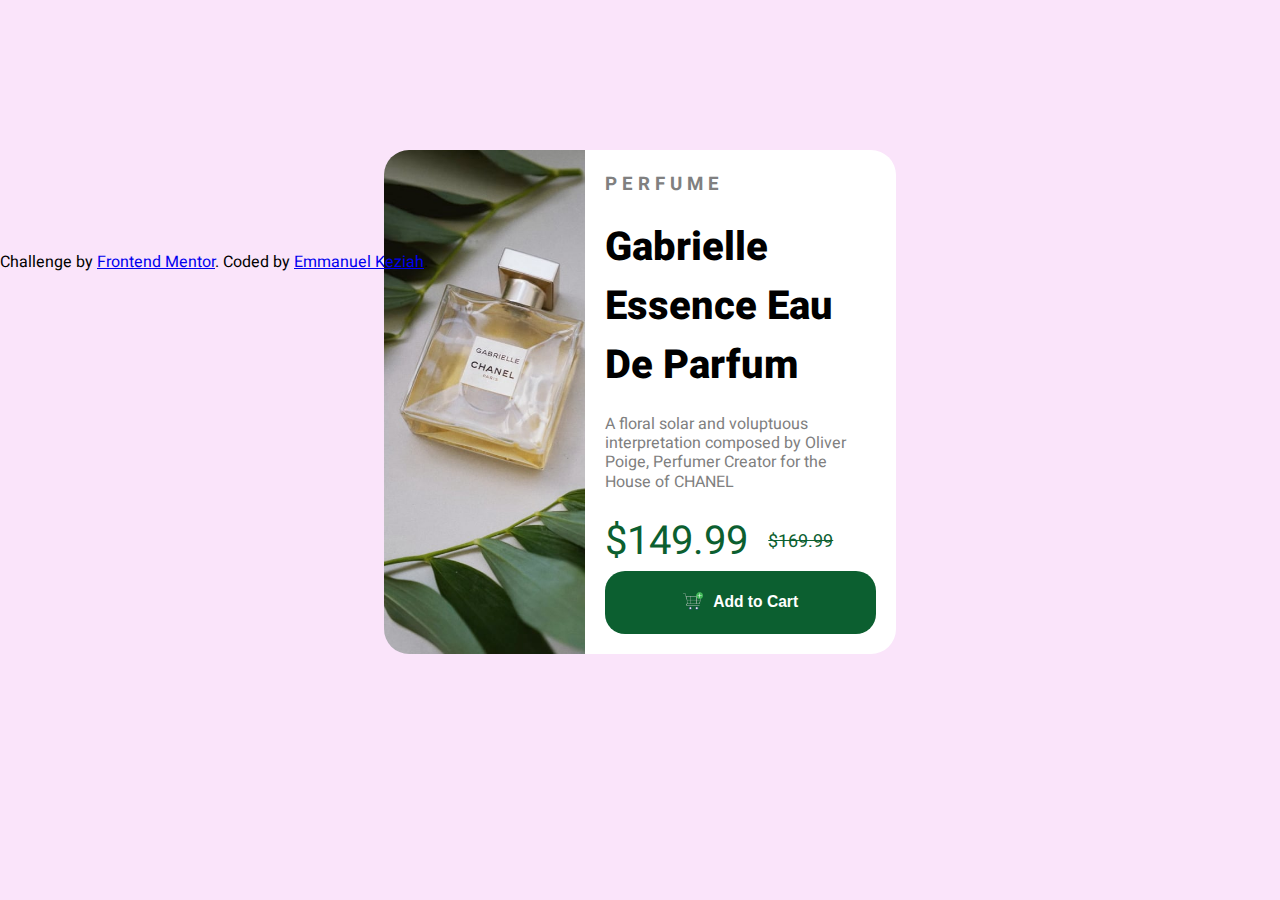
<file: index.html>
<!DOCTYPE html>
<html lang="en">
<head>
    <meta charset="UTF-8">
    <meta http-equiv="X-UA-Compatible" content="IE=edge">
    <meta name="viewport" content="width=device-width, initial-scale=1.0">
    <title>FRONTEND PERFUME CHALLENGE</title>
    <link rel="stylesheet" href="./styles.css">
    <link rel="preconnect" href="https://fonts.googleapis.com">
    <link rel="preconnect" href="https://fonts.gstatic.com" crossorigin>
    <link href="https://fonts.googleapis.com/css2?family=Heebo:wght@100..900&display=swap" rel="stylesheet">
</head>
  <body>
      <section id="main-wrapper">
            <div class="grid">
                <div class="gridOne">
                    <img src="./ASSETS/perfume.jpg" alt="Picture of Gabrielle Essence Eau De Parfum">
                </div>
            
                <div class="gridTwo">
                    <h3 class="ash">
                        P E R F U M E
                    </h3>
                    <h2>
                        Gabrielle <br>Essence Eau <br>De Parfum
                    </h2>
                    <p class="ash">
                        A floral solar and voluptuous interpretation composed by Oliver Poige, Perfumer Creator for the House of CHANEL
                    </p>
                    <div class="number">$149.99
                        <span class="small">$169.99</span><br>
                    </div>
                    <button class="button">
                        <div class="img">
                            <img src="./ASSETS/shopping-cart.png" alt="shopping-cart">
                        </div>
                        <h3>
                            Add to Cart
                        </h3>
                    </button>
                </div>
            </div>
        </section>

       <div class="attribution">
        Challenge by <a href="https://www.frontendmentor.io?ref=challenge" target="_blank">Frontend Mentor</a>. 
        Coded by <a href="https://github.com/EmmanuelKeziah" target="_blank" rel="noopener noreferrer">Emmanuel Keziah</a>.
    </div>
   </body>
</html>
</file>
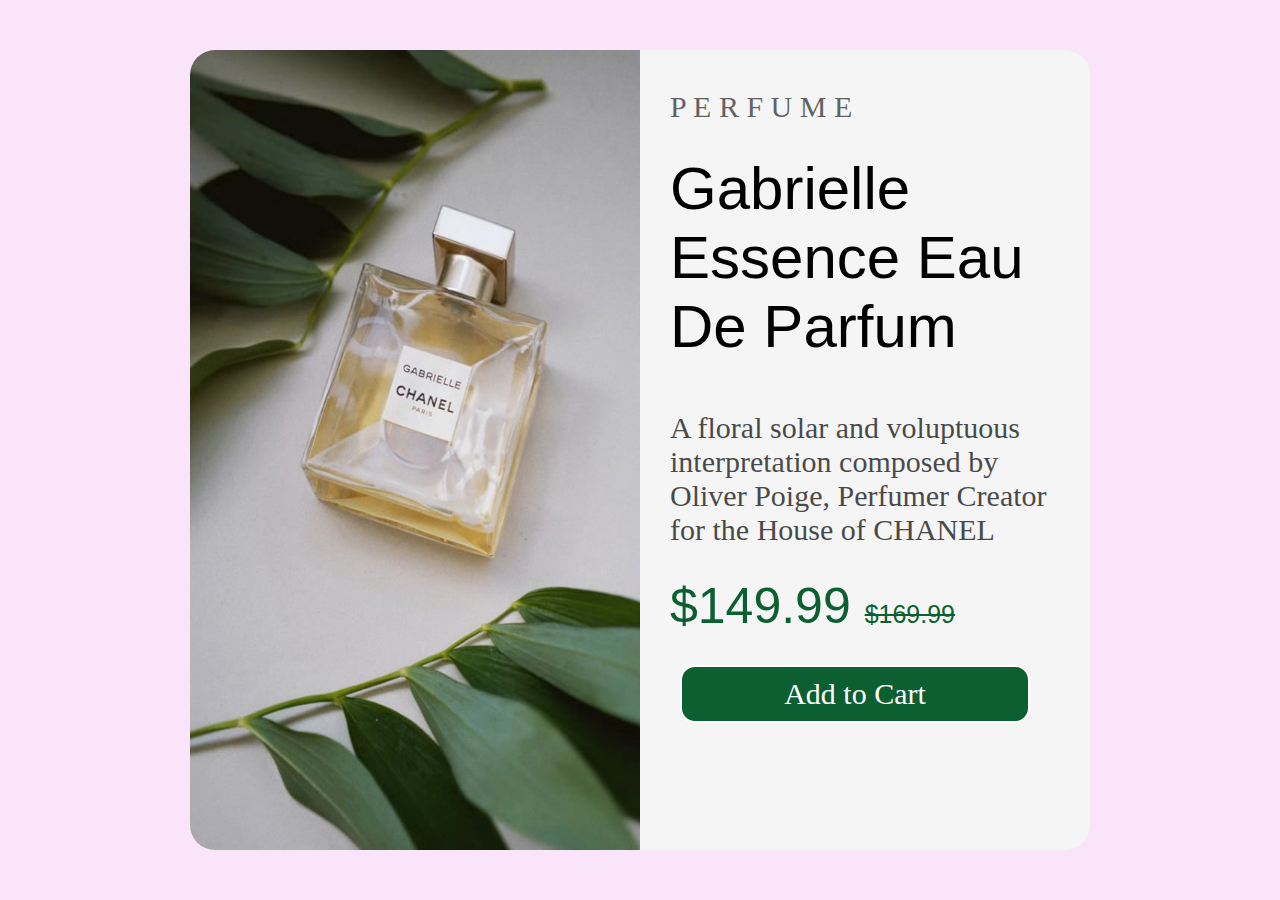
<file: Perfume_Challenge/frontendchallenge.html>
<!DOCTYPE html>
<html lang="en">
<head>
    <meta charset="UTF-8">
    <meta http-equiv="X-UA-Compatible" content="IE=edge">
    <meta name="viewport" content="width=device-width, initial-scale=1.0">
    <title>FRONTEND PERFUME CHALLENGE</title>
    <link rel="stylesheet" href="./frontendchallenge.css">
</head>
  <body>
      <section id="main-wrapper">
         <div class="grid">
             <picture>
                <img src="./perfume.jpg" alt="Picture of Gabrielle Essence Eau De Parfum"> 
             </picture>
         
             <div    class="medium-wrapper">
             <h3>
             P E R F U M E
             </h3>
             <h2>Gabrielle <br>Essence Eau <br>De Parfum</h2>
             <p>
                 A floral solar and voluptuous interpretation composed by Oliver Poige, Perfumer Creator for the House of CHANEL
             </p>
             <div class="number">$149.99
                 <span>$169.99</span><br>
                 <input type="button" value="Add to Cart">
             </div>
            </div>
         </div>
        </section>
   </body>
</html>
</file>
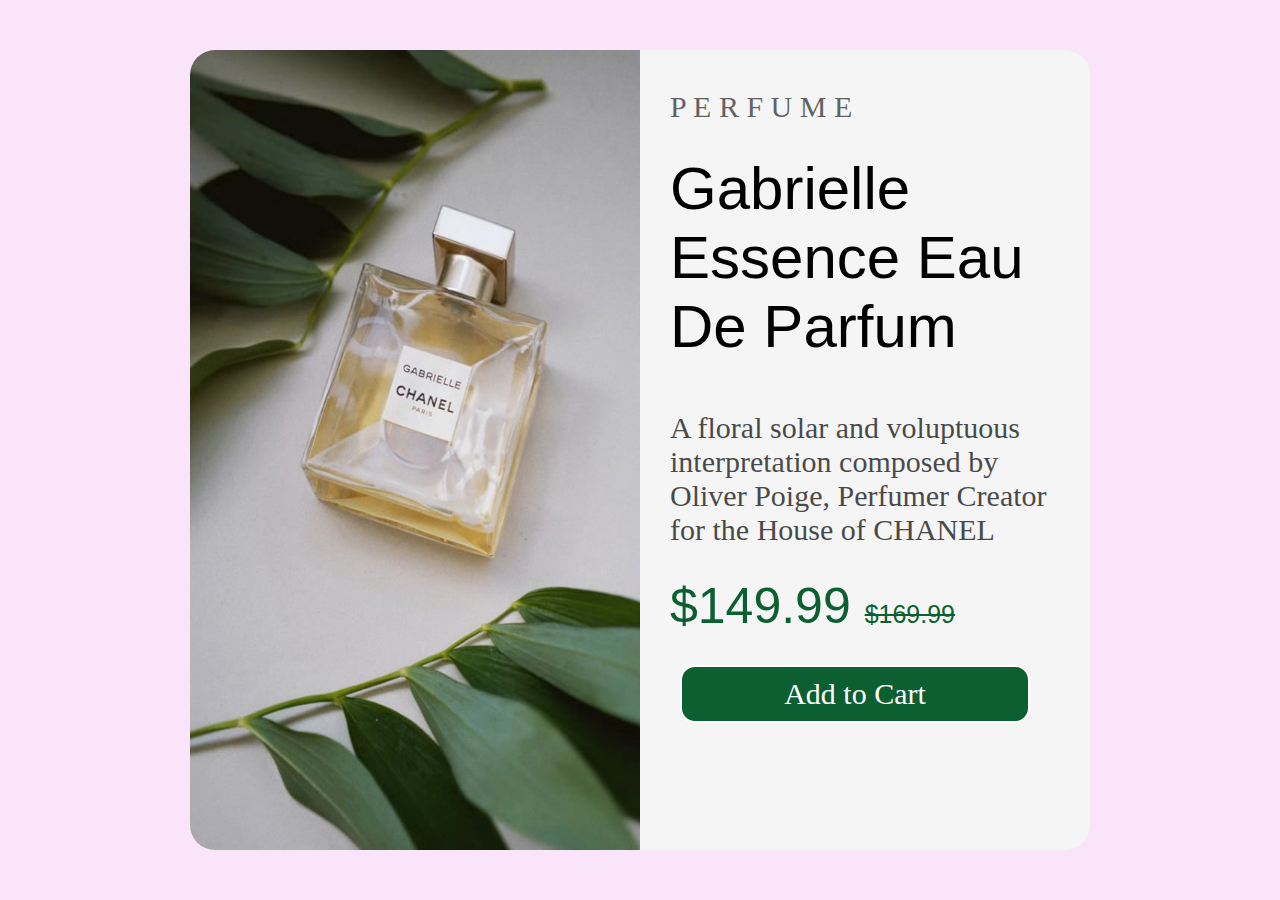
<file: Perfume_Challenge/perfume_challenge.html>
<!DOCTYPE html>
<html lang="en">
<head>
    <meta charset="UTF-8">
    <meta http-equiv="X-UA-Compatible" content="IE=edge">
    <meta name="viewport" content="width=device-width, initial-scale=1.0">
    <title>FRONTEND PERFUME CHALLENGE</title>
    <link rel="stylesheet" href="./perfume_challenge.css">
</head>
  <body>
      <section id="main-wrapper">
         <div class="grid">
             <picture>
                <img src="./perfume.jpg" alt="Picture of Gabrielle Essence Eau De Parfum"> 
             </picture>
         
             <div    class="medium-wrapper">
             <h3>
             P E R F U M E
             </h3>
             <h2>Gabrielle <br>Essence Eau <br>De Parfum</h2>
             <p>
                 A floral solar and voluptuous interpretation composed by Oliver Poige, Perfumer Creator for the House of CHANEL
             </p>
             <div class="number">$149.99
                 <span>$169.99</span><br>
                 <input type="button" value="Add to Cart">
             </div>
            </div>
         </div>
        </section>
   </body>
</html>
</file>
<file: styles.css>
*{
    box-sizing: border-box;
    margin: 0;
    padding: 0;
}

body{
    background-color: rgb(250, 228, 250);
    font-family: 'Heebo';
}

#main-wrapper{
    height: 100px;
    
     
}

.grid {
    display: flex;
    max-width: 40%;
    outline: none;
    border: none;
    margin: 150px auto;
    border-radius: 25px;
    overflow: hidden;

    .gridOne{
        img{
            max-width: 100%;
            object-fit: cover;
            border-radius: inherit;
            height: 100%;
        }
    }

    .gridTwo{
        padding: 20px;
        background-color: white;

        .number{
            color: rgb(12, 95, 48);
            font-size: 40px;
            display: flex;
            align-items: center;
            gap: 20px;
        }

        .ash{
            color: gray;
        }

        h2{
            padding: 20px 0;
            font-size: 40px;
            font-weight: 800;
        }

        p{
            line-height: 1.2;
            padding-bottom: 20px;
        }

        .small{
            font-size: 18px;
            text-decoration: line-through;
        }

        button{
            padding: 20px;
            display: flex;
            gap: 10px;
            justify-content: center;
            align-items: center;
            color: white;
            background-color: rgb(12, 95, 48);
            width: 100%;
            border-radius: 20px;
            border: none;
            outline: none;
            cursor: pointer;
            img{
                width: 20px;
                height: 20px;
            }
        }
    }
}
</file>
<file: Perfume_Challenge/frontendchallenge.css>
*{
    box-sizing: border-box;
}
body{
    background-color: rgb(250, 228, 250);
    min-height: 90vh;
}
img{
    height: 800px;
    width: 450px;
    border-top-left-radius: 25px;
    border-bottom-left-radius: 25px;
}
#main-wrapper .grid{
    margin: 0 auto;
    margin-top: 50px;
    display: grid;
    width: 900px;
    height: 800px;
    grid-template-columns: 1fr 1fr;
    background-color:whitesmoke;
    border-radius: 25px;
} 
.medium-wrapper{
    padding: 10px;
    margin-left: 20px;
}

#main-wrapper h3{
    font: 30px bold;
    opacity: 0.6;
    margin-bottom: -20px;
}
#main-wrapper h2{
    font: 60px bolder;
    font-family: 'Franklin Gothic Medium', 'Arial Narrow', Arial, sans-serif;
   
}
.medium-wrapper p{
    font: 30px light;
    opacity: 0.7;
}
.number{
    font: 50px bolder;
    font-family: 'Franklin Gothic Medium', 'Arial Narrow', Arial, sans-serif;
    color: rgb(12, 95, 48);
    border-bottom: 10px;
}
span{
    font: 25px bold;
    font-family: Arial, Helvetica, sans-serif;
    text-decoration: line-through;
    color: rgb(12, 95, 48);
}
.number input{
    font: 30px bolder;
    color: white;
    size: 60px;
    background-color: rgb(12, 95, 48);
    margin-top: 30px;
    padding: 10px;
    border: 2px solid;
    margin-left: 10px;
    border-radius: 15px;
    width: 350px;    
}
</file>
<file: Perfume_Challenge/perfume_challenge.css>
*{
    box-sizing: border-box;
}
body{
    background-color: rgb(250, 228, 250);
    min-height: 90vh;
}
img{
    height: 800px;
    width: 450px;
    border-top-left-radius: 25px;
    border-bottom-left-radius: 25px;
}
#main-wrapper .grid{
    margin: 0 auto;
    margin-top: 50px;
    display: grid;
    width: 900px;
    height: 800px;
    grid-template-columns: 1fr 1fr;
    background-color:whitesmoke;
    border-radius: 25px;
} 
.medium-wrapper{
    padding: 10px;
    margin-left: 20px;
}

#main-wrapper h3{
    font: 30px bold;
    opacity: 0.6;
    margin-bottom: -20px;
}
#main-wrapper h2{
    font: 60px bolder;
    font-family: 'Franklin Gothic Medium', 'Arial Narrow', Arial, sans-serif;
   
}
.medium-wrapper p{
    font: 30px light;
    opacity: 0.7;
}
.number{
    font: 50px bolder;
    font-family: 'Franklin Gothic Medium', 'Arial Narrow', Arial, sans-serif;
    color: rgb(12, 95, 48);
    border-bottom: 10px;
}
span{
    font: 25px bold;
    font-family: Arial, Helvetica, sans-serif;
    text-decoration: line-through;
    color: rgb(12, 95, 48);
}
.number input{
    font: 30px bolder;
    color: white;
    size: 60px;
    background-color: rgb(12, 95, 48);
    margin-top: 30px;
    padding: 10px;
    border: 2px solid;
    margin-left: 10px;
    border-radius: 15px;
    width: 350px;    
}
</file>
